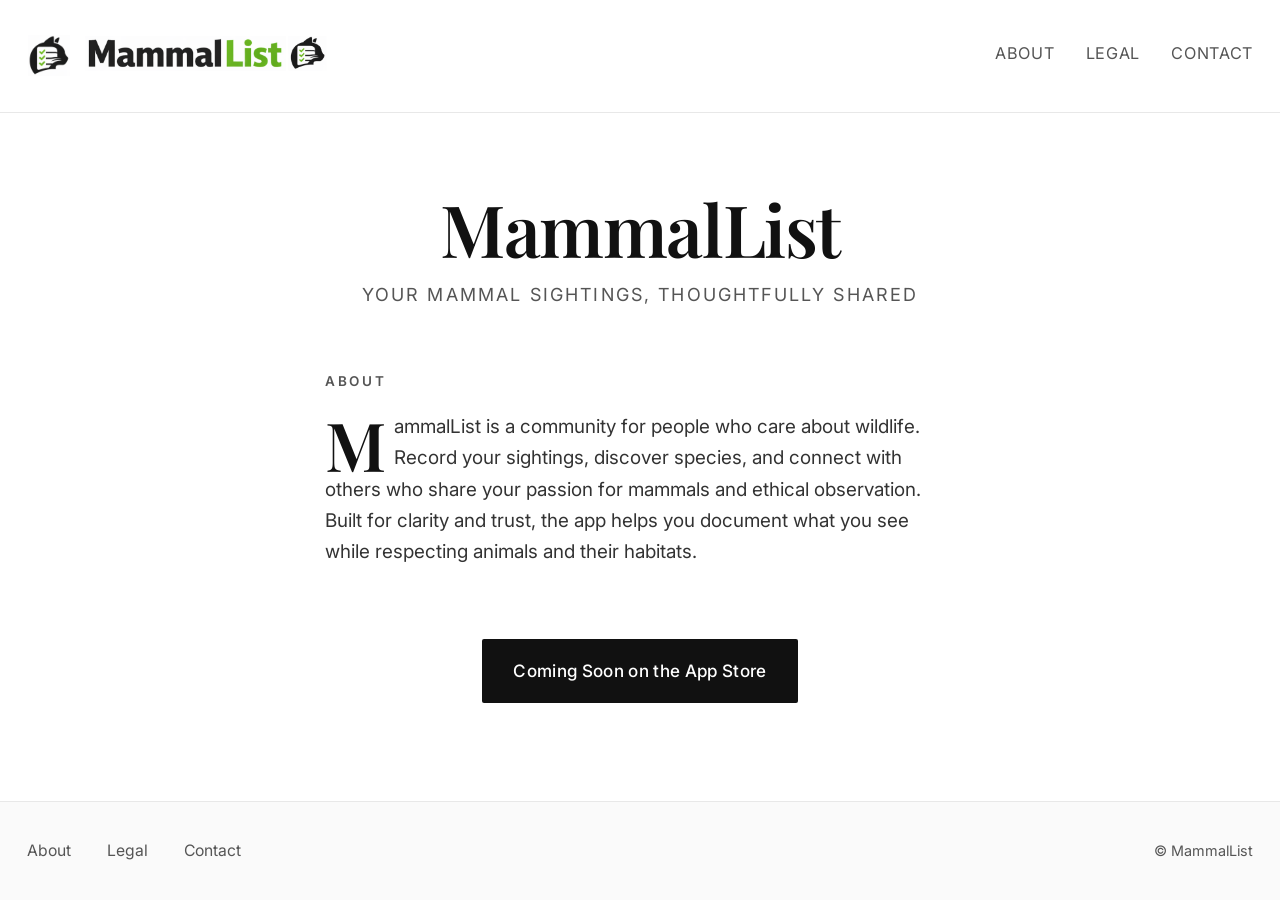
<file: index.html>
<!DOCTYPE html>
<html lang="en">
  <head>
    <meta charset="utf-8" />
    <meta name="viewport" content="width=device-width, initial-scale=1" />
    <title>MammalList</title>
    <link rel="preconnect" href="https://fonts.googleapis.com" />
    <link rel="preconnect" href="https://fonts.gstatic.com" crossorigin />
    <link
      href="https://fonts.googleapis.com/css2?family=Inter:wght@400;500;600&family=Playfair+Display:wght@600;700&display=swap"
      rel="stylesheet"
    />
    <link rel="stylesheet" href="styles.css" />
  </head>
  <body>
    <header class="site-header">
      <div class="header-inner">
        <a class="brand-link" href="index.html" aria-label="MammalList home">
          <img
            class="brand-icon"
            src="MammalList Icon_001.png"
            alt=""
            width="44"
            height="44"
          />
          <img
            class="brand-logo"
            src="MammalList_Logo_001.PNG"
            alt="MammalList"
          />
        </a>
        <nav class="nav-main" aria-label="Primary">
          <a href="#about">About</a>
          <a href="legal.html">Legal</a>
          <a href="contact.html">Contact</a>
        </nav>
      </div>
    </header>

    <main>
      <section class="hero" aria-labelledby="site-title">
        <h1 id="site-title">MammalList</h1>
        <p class="hero-tagline">Your mammal sightings, thoughtfully shared</p>
      </section>

      <section id="about" class="section-about" aria-labelledby="about-heading">
        <h2 id="about-heading">About</h2>
        <p class="about-lead">
          MammalList is a community for people who care about wildlife. Record
          your sightings, discover species, and connect with others who share
          your passion for mammals and ethical observation. Built for clarity and
          trust, the app helps you document what you see while respecting animals
          and their habitats.
        </p>
      </section>

      <div class="cta-wrap">
        <a class="btn-app-store" href="#" aria-label="App Store — coming soon"
          >Coming Soon on the App Store</a
        >
      </div>
    </main>

    <footer class="site-footer">
      <div class="footer-inner">
        <nav class="footer-nav" aria-label="Footer">
          <a href="#about">About</a>
          <a href="legal.html">Legal</a>
          <a href="contact.html">Contact</a>
        </nav>
        <p class="footer-copy">© MammalList</p>
      </div>
    </footer>
  </body>
</html>
</file>
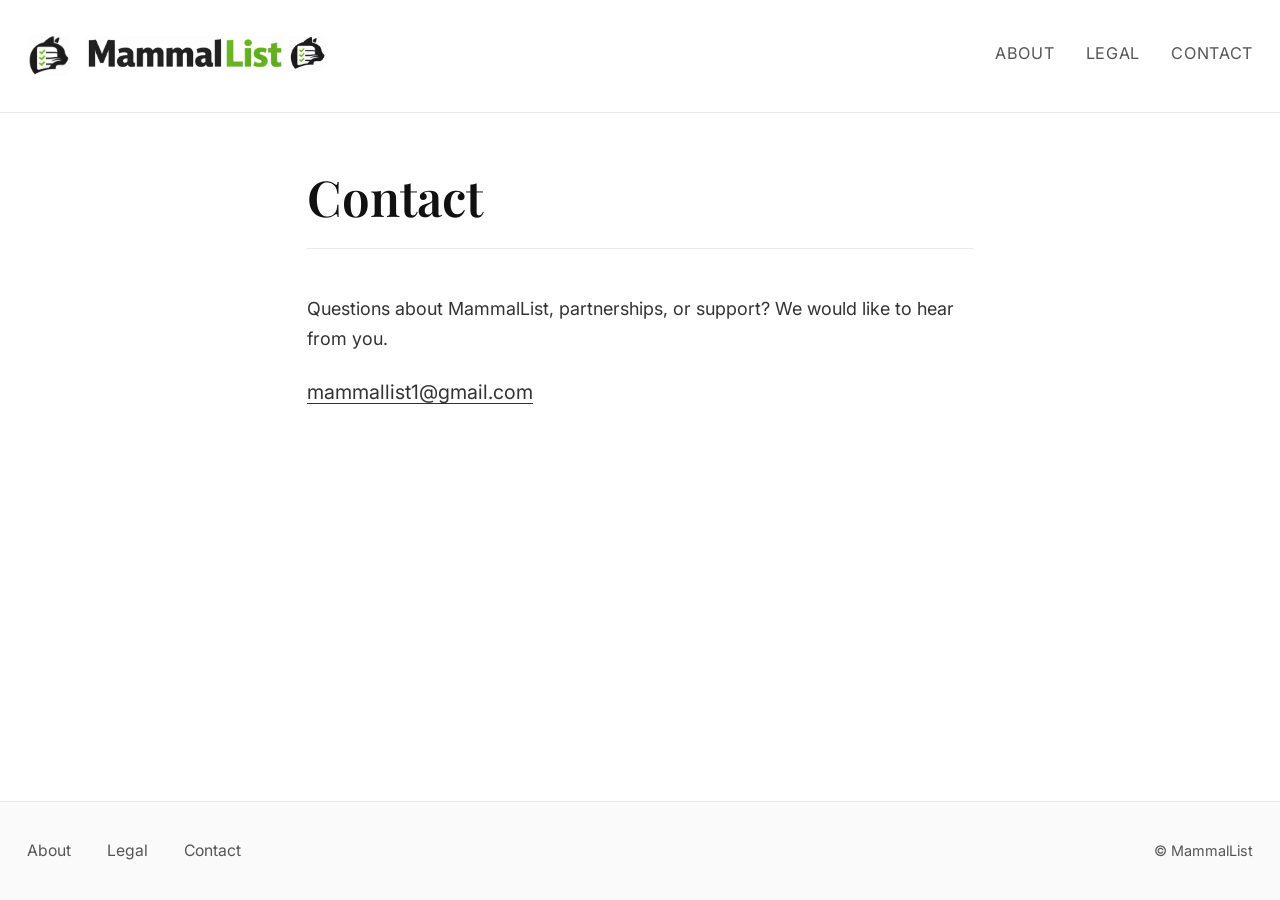
<file: contact.html>
<!DOCTYPE html>
<html lang="en">
  <head>
    <meta charset="utf-8" />
    <meta name="viewport" content="width=device-width, initial-scale=1" />
    <title>Contact — MammalList</title>
    <link rel="preconnect" href="https://fonts.googleapis.com" />
    <link rel="preconnect" href="https://fonts.gstatic.com" crossorigin />
    <link
      href="https://fonts.googleapis.com/css2?family=Inter:wght@400;500;600&family=Playfair+Display:wght@600;700&display=swap"
      rel="stylesheet"
    />
    <link rel="stylesheet" href="styles.css" />
  </head>
  <body>
    <header class="site-header">
      <div class="header-inner">
        <a class="brand-link" href="index.html" aria-label="MammalList home">
          <img
            class="brand-icon"
            src="MammalList Icon_001.png"
            alt=""
            width="44"
            height="44"
          />
          <img
            class="brand-logo"
            src="MammalList_Logo_001.PNG"
            alt="MammalList"
          />
        </a>
        <nav class="nav-main" aria-label="Primary">
          <a href="index.html#about">About</a>
          <a href="legal.html">Legal</a>
          <a href="contact.html" aria-current="page">Contact</a>
        </nav>
      </div>
    </header>

    <main class="contact-page">
      <h1>Contact</h1>
      <p>
        Questions about MammalList, partnerships, or support? We would like to
        hear from you.
      </p>
      <p class="contact-email">
        <a href="mailto:mammallist1@gmail.com">mammallist1@gmail.com</a>
      </p>
    </main>

    <footer class="site-footer">
      <div class="footer-inner">
        <nav class="footer-nav" aria-label="Footer">
          <a href="index.html#about">About</a>
          <a href="legal.html">Legal</a>
          <a href="contact.html">Contact</a>
        </nav>
        <p class="footer-copy">© MammalList</p>
      </div>
    </footer>
  </body>
</html>
</file>
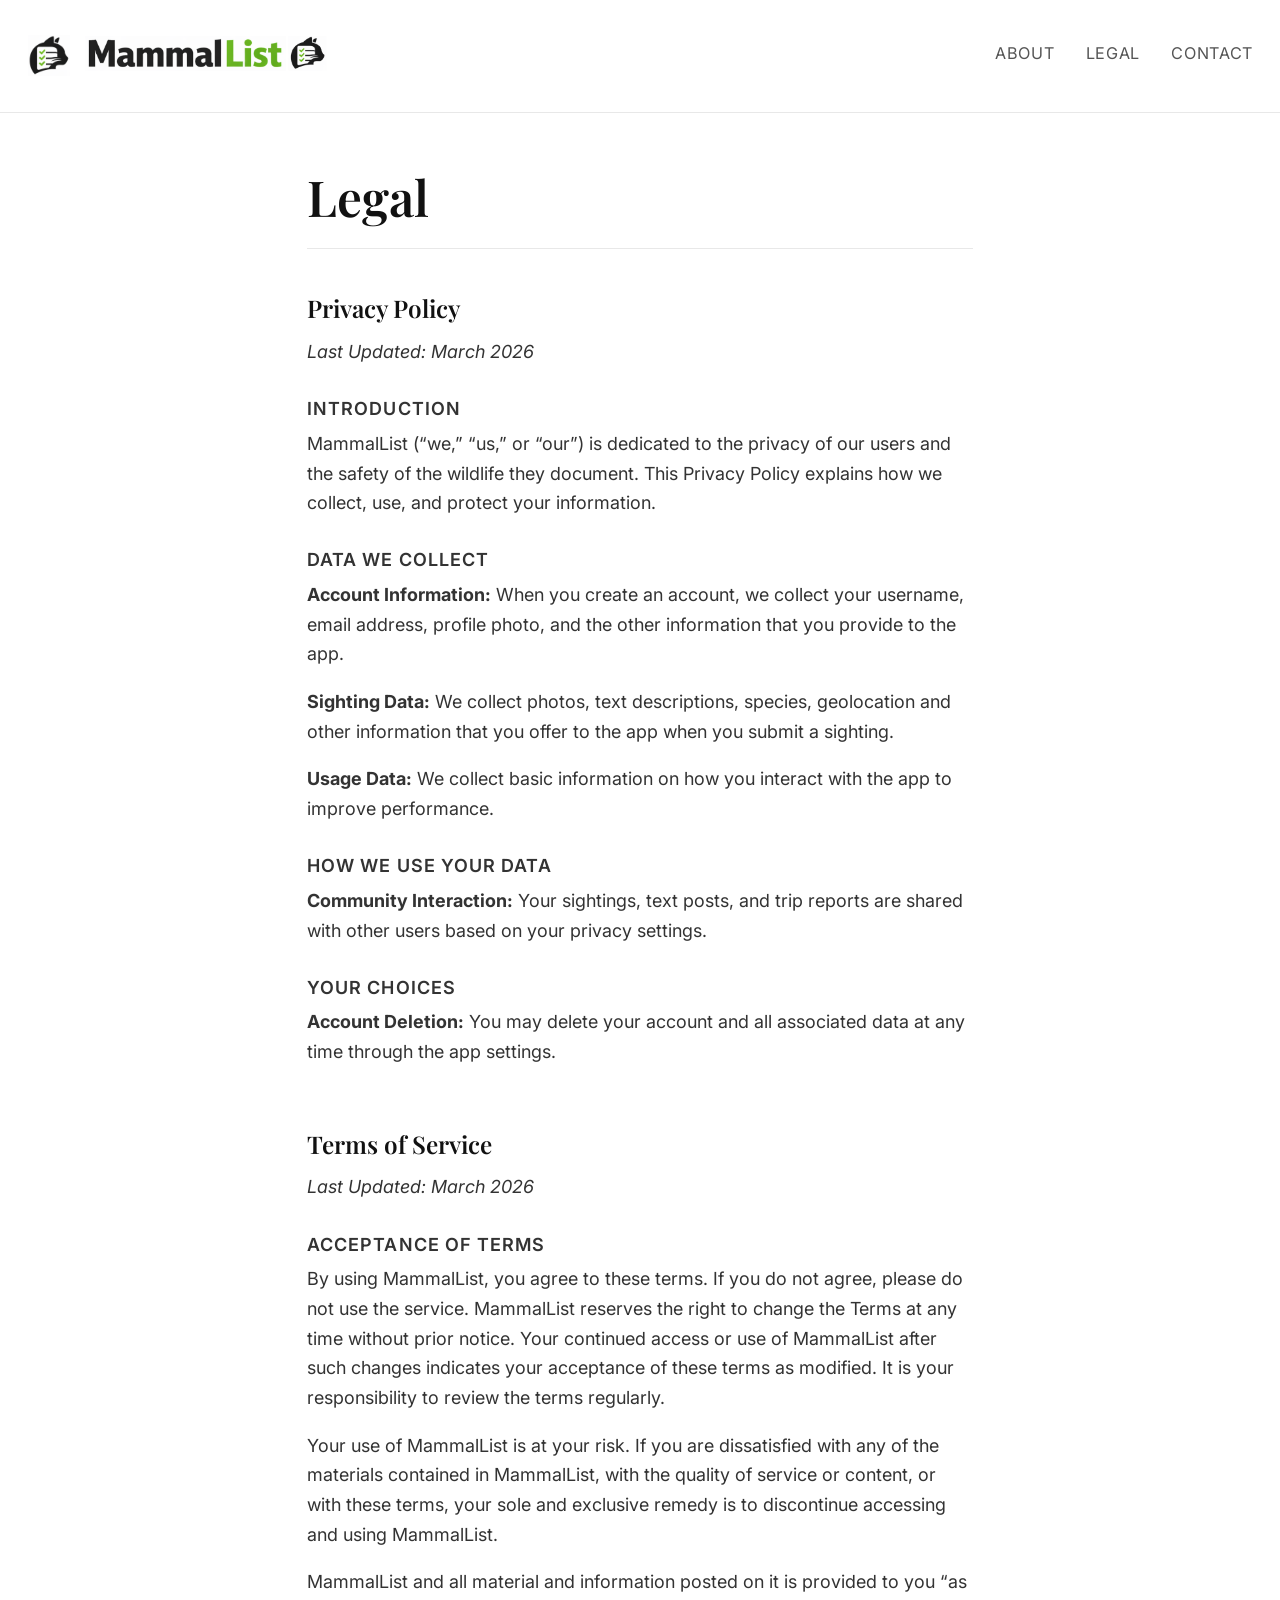
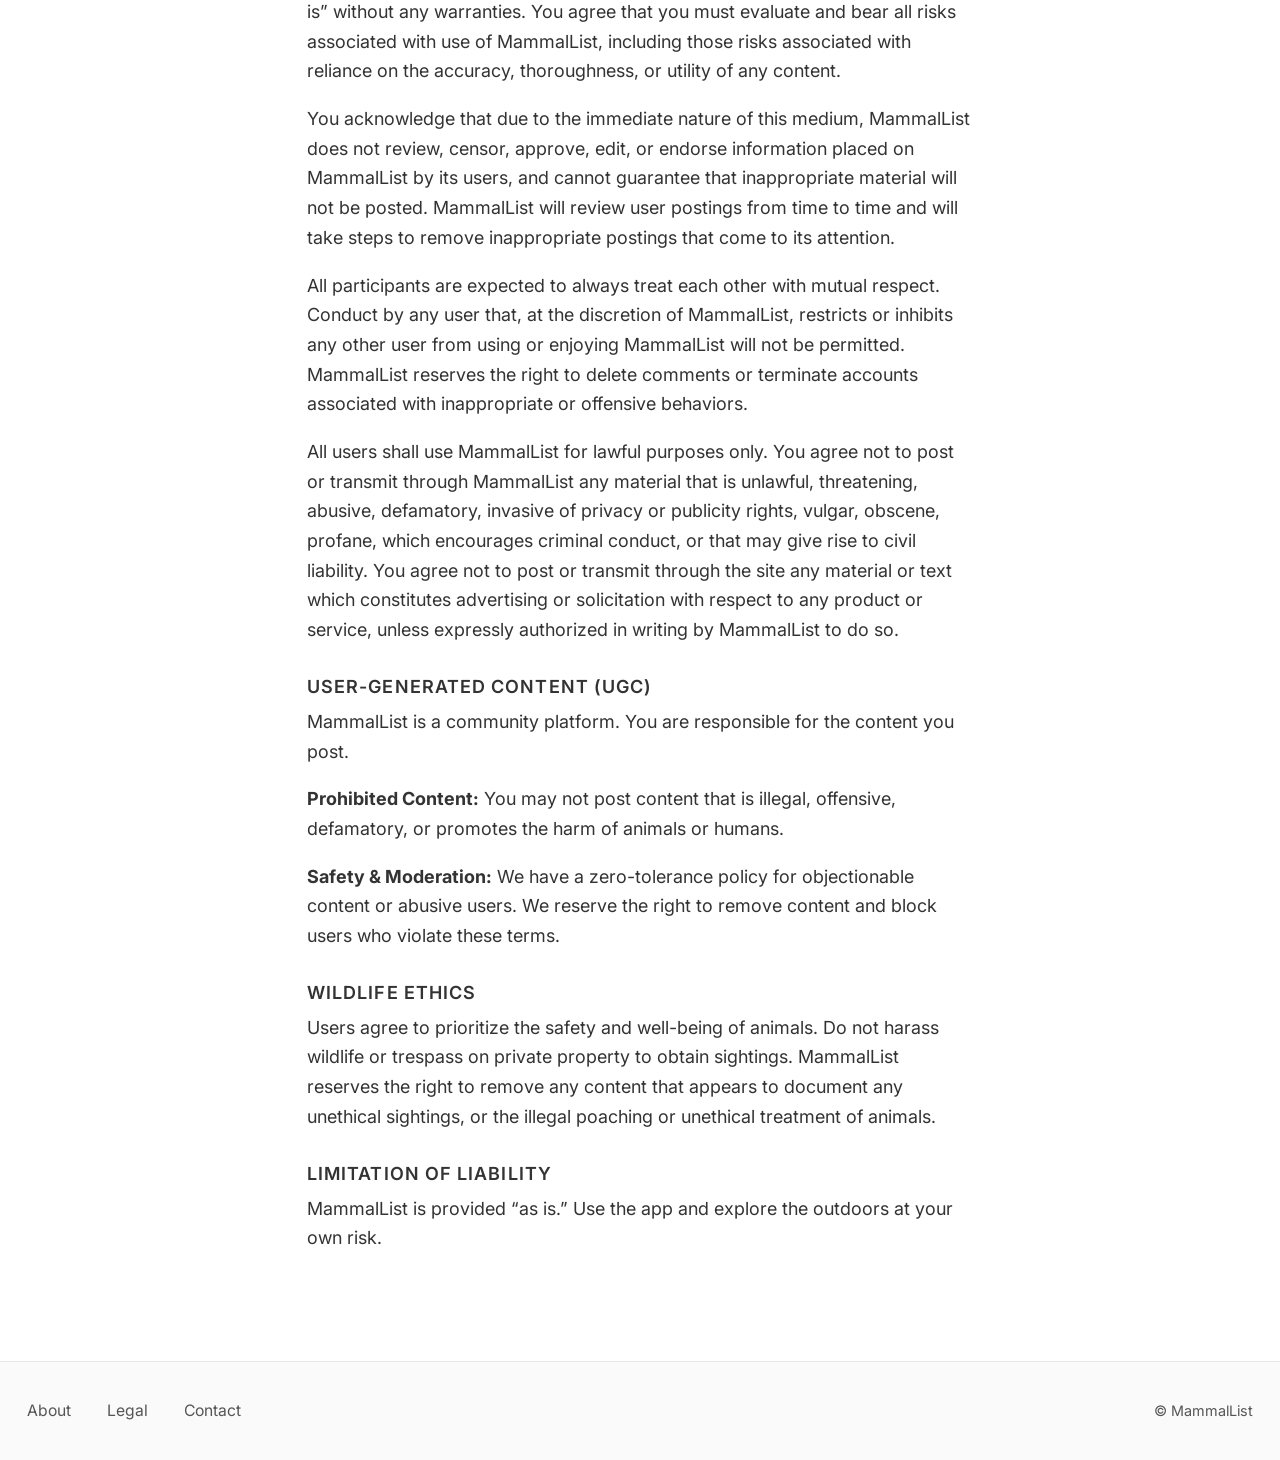
<file: legal.html>
<!DOCTYPE html>
<html lang="en">
  <head>
    <meta charset="utf-8" />
    <meta name="viewport" content="width=device-width, initial-scale=1" />
    <title>Legal — MammalList</title>
    <link rel="preconnect" href="https://fonts.googleapis.com" />
    <link rel="preconnect" href="https://fonts.gstatic.com" crossorigin />
    <link
      href="https://fonts.googleapis.com/css2?family=Inter:wght@400;500;600&family=Playfair+Display:wght@600;700&display=swap"
      rel="stylesheet"
    />
    <link rel="stylesheet" href="styles.css" />
  </head>
  <body>
    <header class="site-header">
      <div class="header-inner">
        <a class="brand-link" href="index.html" aria-label="MammalList home">
          <img
            class="brand-icon"
            src="MammalList Icon_001.png"
            alt=""
            width="44"
            height="44"
          />
          <img
            class="brand-logo"
            src="MammalList_Logo_001.PNG"
            alt="MammalList"
          />
        </a>
        <nav class="nav-main" aria-label="Primary">
          <a href="index.html#about">About</a>
          <a href="legal.html" aria-current="page">Legal</a>
          <a href="contact.html">Contact</a>
        </nav>
      </div>
    </header>

    <main class="legal-page">
      <h1>Legal</h1>

      <article class="legal-doc">
        <h2>Privacy Policy</h2>
        <p><em>Last Updated: March 2026</em></p>

        <h3>Introduction</h3>
        <p>
          MammalList (“we,” “us,” or “our”) is dedicated to the privacy of our
          users and the safety of the wildlife they document. This Privacy Policy
          explains how we collect, use, and protect your information.
        </p>

        <h3>Data We Collect</h3>
        <p>
          <strong>Account Information:</strong> When you create an account, we
          collect your username, email address, profile photo, and the other
          information that you provide to the app.
        </p>
        <p>
          <strong>Sighting Data:</strong> We collect photos, text descriptions,
          species, geolocation and other information that you offer to the app
          when you submit a sighting.
        </p>
        <p>
          <strong>Usage Data:</strong> We collect basic information on how you
          interact with the app to improve performance.
        </p>

        <h3>How We Use Your Data</h3>
        <p>
          <strong>Community Interaction:</strong> Your sightings, text posts, and
          trip reports are shared with other users based on your privacy
          settings.
        </p>

        <h3>Your Choices</h3>
        <p>
          <strong>Account Deletion:</strong> You may delete your account and all
          associated data at any time through the app settings.
        </p>
      </article>

      <article class="legal-doc">
        <h2>Terms of Service</h2>
        <p><em>Last Updated: March 2026</em></p>

        <h3>Acceptance of Terms</h3>
        <p>
          By using MammalList, you agree to these terms. If you do not agree,
          please do not use the service. MammalList reserves the right to change
          the Terms at any time without prior notice. Your continued access or
          use of MammalList after such changes indicates your acceptance of these
          terms as modified. It is your responsibility to review the terms
          regularly.
        </p>
        <p>
          Your use of MammalList is at your risk. If you are dissatisfied with
          any of the materials contained in MammalList, with the quality of
          service or content, or with these terms, your sole and exclusive remedy
          is to discontinue accessing and using MammalList.
        </p>
        <p>
          MammalList and all material and information posted on it is provided to
          you “as is” without any warranties. You agree that you must evaluate
          and bear all risks associated with use of MammalList, including those
          risks associated with reliance on the accuracy, thoroughness, or
          utility of any content.
        </p>
        <p>
          You acknowledge that due to the immediate nature of this medium,
          MammalList does not review, censor, approve, edit, or endorse
          information placed on MammalList by its users, and cannot guarantee
          that inappropriate material will not be posted. MammalList will review
          user postings from time to time and will take steps to remove
          inappropriate postings that come to its attention.
        </p>
        <p>
          All participants are expected to always treat each other with mutual
          respect. Conduct by any user that, at the discretion of MammalList,
          restricts or inhibits any other user from using or enjoying MammalList
          will not be permitted. MammalList reserves the right to delete comments
          or terminate accounts associated with inappropriate or offensive
          behaviors.
        </p>
        <p>
          All users shall use MammalList for lawful purposes only. You agree not
          to post or transmit through MammalList any material that is unlawful,
          threatening, abusive, defamatory, invasive of privacy or publicity
          rights, vulgar, obscene, profane, which encourages criminal conduct, or
          that may give rise to civil liability. You agree not to post or
          transmit through the site any material or text which constitutes
          advertising or solicitation with respect to any product or service,
          unless expressly authorized in writing by MammalList to do so.
        </p>

        <h3>User-Generated Content (UGC)</h3>
        <p>
          MammalList is a community platform. You are responsible for the content
          you post.
        </p>
        <p>
          <strong>Prohibited Content:</strong> You may not post content that is
          illegal, offensive, defamatory, or promotes the harm of animals or
          humans.
        </p>
        <p>
          <strong>Safety &amp; Moderation:</strong> We have a zero-tolerance policy
          for objectionable content or abusive users. We reserve the right to
          remove content and block users who violate these terms.
        </p>

        <h3>Wildlife Ethics</h3>
        <p>
          Users agree to prioritize the safety and well-being of animals. Do not
          harass wildlife or trespass on private property to obtain sightings.
          MammalList reserves the right to remove any content that appears to
          document any unethical sightings, or the illegal poaching or unethical
          treatment of animals.
        </p>

        <h3>Limitation of Liability</h3>
        <p>
          MammalList is provided “as is.” Use the app and explore the outdoors at
          your own risk.
        </p>
      </article>
    </main>

    <footer class="site-footer">
      <div class="footer-inner">
        <nav class="footer-nav" aria-label="Footer">
          <a href="index.html#about">About</a>
          <a href="legal.html">Legal</a>
          <a href="contact.html">Contact</a>
        </nav>
        <p class="footer-copy">© MammalList</p>
      </div>
    </footer>
  </body>
</html>
</file>
<file: styles.css>
/* MammalList — Modern Editorial */

:root {
  --text: #333333;
  --text-muted: #555;
  --bg: #ffffff;
  --rule: #e8e8e8;
  --black: #111111;
}

*,
*::before,
*::after {
  box-sizing: border-box;
}

html {
  font-size: 18px;
  scroll-behavior: smooth;
}

body {
  margin: 0;
  min-height: 100vh;
  display: flex;
  flex-direction: column;
  font-family: "Inter", system-ui, -apple-system, sans-serif;
  font-weight: 400;
  line-height: 1.65;
  color: var(--text);
  background: var(--bg);
  -webkit-font-smoothing: antialiased;
}

h1,
h2,
h3 {
  font-family: "Playfair Display", Georgia, serif;
  font-weight: 600;
  line-height: 1.2;
  color: var(--black);
}

a {
  color: var(--text);
  text-decoration: underline;
  text-decoration-thickness: 1px;
  text-underline-offset: 0.2em;
  transition: opacity 0.15s ease;
}

a:hover {
  opacity: 0.7;
}

.site-header {
  padding: 1.75rem 1.5rem 2rem;
  border-bottom: 1px solid var(--rule);
}

.header-inner {
  max-width: 72rem;
  margin: 0 auto;
  display: flex;
  align-items: center;
  justify-content: space-between;
  gap: 1rem;
}

.brand-link {
  display: inline-flex;
  align-items: center;
  gap: 0.75rem;
  text-decoration: none;
  color: inherit;
}

.brand-link:hover {
  opacity: 0.85;
}

.brand-icon {
  width: 44px;
  height: 44px;
  object-fit: contain;
}

.brand-logo {
  height: 36px;
  width: auto;
  object-fit: contain;
}

.nav-main {
  display: flex;
  flex-wrap: wrap;
  gap: 1.25rem 1.75rem;
  font-size: 0.9rem;
  letter-spacing: 0.04em;
  text-transform: uppercase;
}

.nav-main a {
  text-decoration: none;
  color: var(--text-muted);
}

.nav-main a:hover {
  color: var(--text);
  opacity: 1;
}

main {
  flex: 1;
  width: 100%;
}

.hero {
  text-align: center;
  padding: 4rem 1.5rem 3.5rem;
  max-width: 42rem;
  margin: 0 auto;
}

.hero h1 {
  font-size: clamp(2.75rem, 8vw, 4rem);
  font-weight: 600;
  letter-spacing: -0.02em;
  margin: 0 0 0.5rem;
}

.hero-tagline {
  font-size: 1rem;
  color: var(--text-muted);
  letter-spacing: 0.12em;
  text-transform: uppercase;
  margin: 0;
}

.section-about {
  max-width: 38rem;
  margin: 0 auto;
  padding: 0 1.5rem 4rem;
}

.section-about h2 {
  font-size: 0.75rem;
  letter-spacing: 0.2em;
  text-transform: uppercase;
  font-weight: 600;
  color: var(--text-muted);
  margin: 0 0 1.25rem;
  font-family: "Inter", sans-serif;
}

.about-lead {
  margin: 0;
  font-size: 1.05rem;
}

.about-lead::first-letter {
  font-family: "Playfair Display", Georgia, serif;
  font-size: 3.75rem;
  font-weight: 600;
  float: left;
  line-height: 0.82;
  margin: 0.08em 0.12em 0 0;
  color: var(--black);
}

.cta-wrap {
  text-align: center;
  padding: 0 1.5rem 5rem;
}

.btn-app-store {
  display: inline-block;
  padding: 1rem 1.75rem;
  background: var(--black);
  color: #fff !important;
  font-size: 0.95rem;
  font-weight: 500;
  letter-spacing: 0.02em;
  text-decoration: none;
  border-radius: 2px;
  transition: background 0.2s ease, transform 0.15s ease;
}

.btn-app-store:hover {
  opacity: 1;
  background: #000;
  transform: translateY(-1px);
}

.legal-page,
.contact-page {
  max-width: 40rem;
  margin: 0 auto;
  padding: 3rem 1.5rem 5rem;
}

.legal-page h1,
.contact-page h1 {
  font-size: clamp(2rem, 5vw, 2.75rem);
  margin: 0 0 2.5rem;
  padding-bottom: 1.25rem;
  border-bottom: 1px solid var(--rule);
}

.legal-doc {
  margin-bottom: 3.5rem;
}

.legal-doc:last-of-type {
  margin-bottom: 0;
}

.legal-doc h2 {
  font-size: 1.35rem;
  margin: 2rem 0 0.75rem;
}

.legal-doc h2:first-child {
  margin-top: 0;
}

.legal-doc h3 {
  font-size: 1rem;
  font-family: "Inter", sans-serif;
  font-weight: 600;
  text-transform: uppercase;
  letter-spacing: 0.06em;
  margin: 1.75rem 0 0.5rem;
  color: var(--text);
}

.legal-doc p {
  margin: 0 0 1rem;
}

.contact-page p {
  margin: 0 0 1.25rem;
}

.contact-email {
  font-size: 1.1rem;
}

.site-footer {
  margin-top: auto;
  padding: 2rem 1.5rem;
  border-top: 1px solid var(--rule);
  background: #fafafa;
}

.footer-inner {
  max-width: 72rem;
  margin: 0 auto;
  display: flex;
  flex-wrap: wrap;
  align-items: center;
  justify-content: space-between;
  gap: 1rem;
}

.footer-nav {
  display: flex;
  flex-wrap: wrap;
  gap: 1.25rem 2rem;
  font-size: 0.875rem;
}

.footer-nav a {
  text-decoration: none;
  color: var(--text-muted);
}

.footer-nav a:hover {
  color: var(--text);
  opacity: 1;
}

.footer-copy {
  font-size: 0.8rem;
  color: var(--text-muted);
  margin: 0;
}

@media (max-width: 640px) {
  .header-inner {
    flex-direction: column;
    align-items: flex-start;
  }

  .hero {
    padding-top: 3rem;
  }

  .about-lead::first-letter {
    font-size: 3rem;
  }
}
</file>
